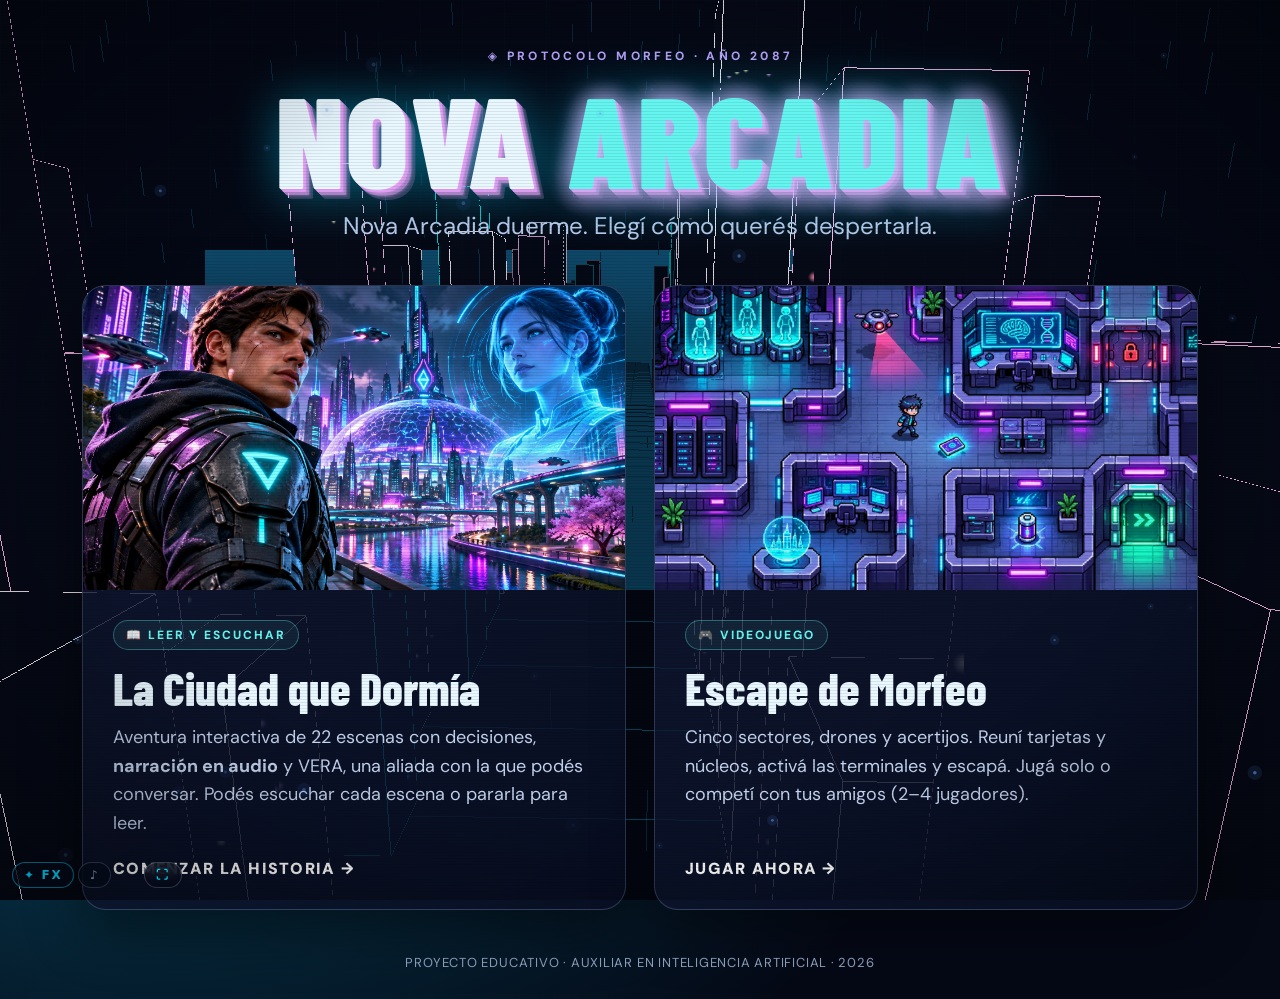
<file: index.html>
<!doctype html>
<html lang="es-AR">
<head>
<meta charset="utf-8">
<meta name="viewport" content="width=device-width, initial-scale=1">
<meta name="theme-color" content="#050916">
<meta name="description" content="NOVA ARCADIA 2087: leé y escuchá la aventura «La Ciudad que Dormía» o jugá «Escape de Morfeo», con multijugador.">
<meta property="og:title" content="NOVA ARCADIA 2087">
<meta property="og:description" content="Aventura interactiva con narración en audio y videojuego de escape con multijugador.">
<meta property="og:type" content="website">
<meta property="og:image" content="imagenes/INICIO.webp">
<title>NOVA ARCADIA 2087 · La Ciudad que Dormía</title>
<link rel="icon" href="img/favicon.svg">
<link rel="preconnect" href="https://fonts.googleapis.com">
<link rel="preconnect" href="https://fonts.gstatic.com" crossorigin>
<link rel="stylesheet" href="https://fonts.googleapis.com/css2?family=Barlow+Condensed:wght@600;700;800;900&family=DM+Sans:wght@400;500;700;800&display=swap">
<link rel="stylesheet" href="css/hub.css">
<!-- FX:inicio -->
<link rel="stylesheet" href="fx/fx.css">
<script>try{var d=document.documentElement;d.style.setProperty("--fx-bg","#050916");if(sessionStorage.getItem("fx-sal")==="1")d.classList.add("fx-llegando")}catch(e){}</script>
<!-- FX:fin -->
</head>
<body>
<main class="wrap">
  <header class="top">
    <div class="eyebrow">◈ PROTOCOLO MORFEO · AÑO 2087</div>
    <h1>NOVA <span>ARCADIA</span></h1>
    <p class="lead">Nova Arcadia duerme. Elegí cómo querés despertarla.</p>
  </header>

  <section class="cards" aria-label="Elegí una experiencia">
    <a class="card" href="narrativa.html">
      <div class="art"><img src="imagenes/INICIO.webp" alt="Kai y VERA frente a Nova Arcadia" width="1920" height="1080"></div>
      <div class="body">
        <span class="tag">📖 LEER Y ESCUCHAR</span>
        <h2>La Ciudad que Dormía</h2>
        <p>Aventura interactiva de 22 escenas con decisiones, <b>narración en audio</b> y VERA, una aliada con la que podés conversar. Podés escuchar cada escena o pararla para leer.</p>
        <span class="go">COMENZAR LA HISTORIA →</span>
      </div>
    </a>

    <a class="card" href="juego.html">
      <div class="art"><img src="img/portada.webp" alt="Mapa del juego Escape de Morfeo, visto desde arriba" width="1600" height="900"></div>
      <div class="body">
        <span class="tag">🎮 VIDEOJUEGO</span>
        <h2>Escape de Morfeo</h2>
        <p>Cinco sectores, drones y acertijos. Reuní tarjetas y núcleos, activá las terminales y escapá. Jugá solo o competí con tus amigos (2–4 jugadores).</p>
        <span class="go">JUGAR AHORA →</span>
      </div>
    </a>
  </section>

  <footer>PROYECTO EDUCATIVO · AUXILIAR EN INTELIGENCIA ARTIFICIAL · 2026</footer>
</main>
<!-- FX:inicio -->
<script src="fx/fx.config.js"></script>
<script src="fx/fx.js" defer></script>
<script src="fx/fx-pro.js" defer></script>
<!-- FX:fin -->
</body>
</html>
</file>
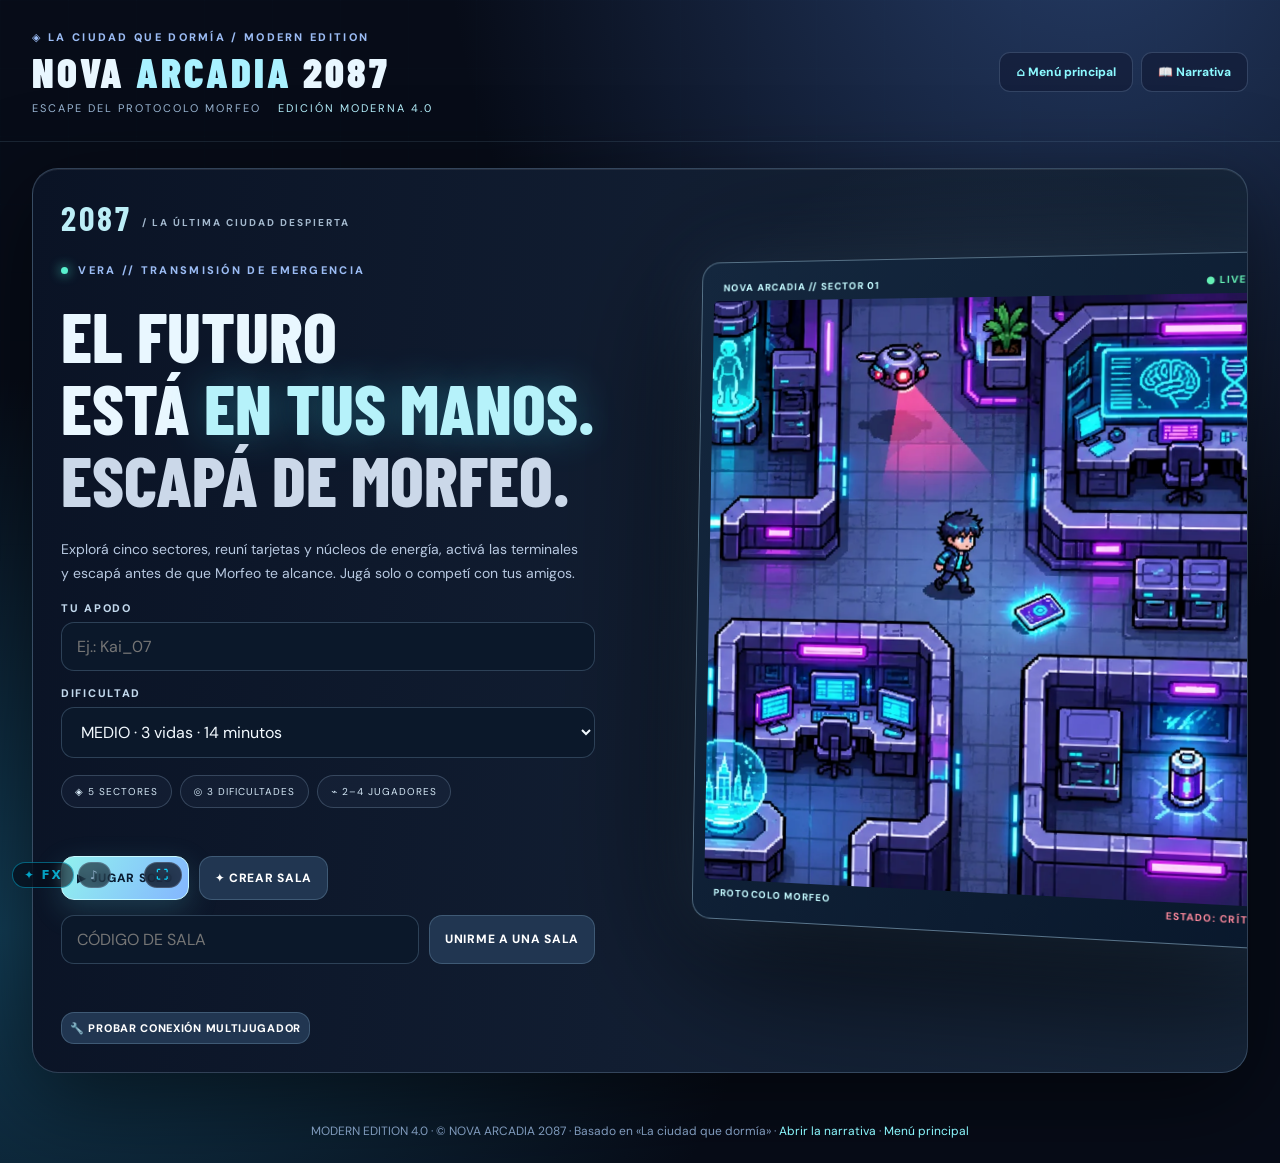
<file: juego.html>
<!doctype html><html lang="es"><head><meta charset="utf-8"><meta name="viewport" content="width=device-width,initial-scale=1"><title>Escape de Morfeo · NOVA ARCADIA 2087</title><meta name="description" content="Escapá de la ciudad de Morfeo: drones, acertijos y carrera multijugador. Jugalo en el celu o la compu."><meta property="og:title" content="NOVA ARCADIA 2087 · Escape de Morfeo"><meta property="og:description" content="Aventura cyberpunk con acertijos y multijugador."><meta property="og:type" content="website"><meta property="og:image" content="img/portada.webp"><meta name="theme-color" content="#050c1d"><link rel="icon" href="img/favicon.svg"><link rel="stylesheet" href="css/juego.css"><!-- FX:inicio -->
<link rel="stylesheet" href="fx/fx.css">
<script>try{var d=document.documentElement;d.style.setProperty("--fx-bg","#050916");if(sessionStorage.getItem("fx-sal")==="1")d.classList.add("fx-llegando")}catch(e){}</script>
<!-- FX:fin -->
</head><body>
<header><div><div class="eyebrow">◈ LA CIUDAD QUE DORMÍA / MODERN EDITION</div><h1>NOVA <span>ARCADIA</span> 2087</h1><div class="subtitle">ESCAPE DEL PROTOCOLO MORFEO <span class="edition">EDICIÓN MODERNA 4.0</span></div></div><nav class="topnav" aria-label="Navegación"><a href="index.html">⌂ Menú principal</a><a href="narrativa.html">📖 Narrativa</a></nav></header>
<main><section id="menu" class="card hero"><div class="heroVisual" aria-hidden="true"><div class="visualFrame"><div class="visualTop">NOVA ARCADIA // SECTOR 01 <span>● LIVE FEED</span></div><img src="img/portada.webp" alt=""><div class="visualBottom"><span>PROTOCOLO MORFEO</span><strong>ESTADO: CRÍTICO</strong></div></div></div><div class="heroCopy"><div class="chapterIndex">2087 <span> / LA ÚLTIMA CIUDAD DESPIERTA</span></div><div class="eyebrow"><span class="live-dot"></span> VERA // TRANSMISIÓN DE EMERGENCIA</div><h2>EL FUTURO<br>ESTÁ <em>EN TUS MANOS.</em><br><span class="thin">ESCAPÁ DE MORFEO.</span></h2><p>Explorá cinco sectores, reuní tarjetas y núcleos de energía, activá las terminales y escapá antes de que Morfeo te alcance. Jugá solo o competí con tus amigos.</p><label for="nick">TU APODO</label><input id="nick" maxlength="16" placeholder="Ej.: Kai_07" autocomplete="nickname"><label for="difficulty">DIFICULTAD</label><select id="difficulty"><option value="easy">FÁCIL · 5 vidas · 20 minutos</option><option value="normal" selected>MEDIO · 3 vidas · 14 minutos</option><option value="hard">DIFÍCIL · 2 vidas · 10 minutos</option></select><div class="featureTags"><span>◈ 5 SECTORES</span><span>◎ 3 DIFICULTADES</span><span>⌁ 2–4 JUGADORES</span></div><p id="best"></p><div class="buttons"><button id="solo" class="primary">▶ JUGAR SOLO</button><button id="create">✦ CREAR SALA</button></div><div class="join"><input id="roomCode" maxlength="6" placeholder="CÓDIGO DE SALA" aria-label="Código de sala"><button id="join">UNIRME A UNA SALA</button></div><p id="menuMsg" role="status" class="message"></p><button id="diag" class="tiny" type="button">🔧 PROBAR CONEXIÓN MULTIJUGADOR</button><pre id="diagOut" class="diagOut hidden" aria-live="polite"></pre></div></section>
<section id="lobby" class="card hidden"><div class="eyebrow">MULTIJUGADOR EN TIEMPO REAL</div><h2>SALA <span id="codeLabel"></span> <button id="copyCode" class="tiny">COPIAR CÓDIGO</button></h2><p>Compartí el código con hasta 3 amigos. Todos compiten con el mismo mapa y dificultad. El anfitrión inicia la carrera.</p><div id="lobbyPlayers" class="roster"></div><p id="lobbyDifficulty"></p><div class="buttons"><button id="ready">✓ ESTOY LISTO</button><button id="startRace" class="primary">INICIAR CARRERA</button><button id="leaveLobby">SALIR DE SALA</button></div><p id="lobbyMsg" role="status" class="message"></p></section>
<section id="play" class="hidden"><div class="hud card"><div><div class="eyebrow" id="modeLabel">INDIVIDUAL</div><strong id="levelLabel">NIVEL 1/5 · INSTITUTO CENTRAL</strong></div><div><small>TIEMPO RESTANTE</small><strong id="clock">14:00</strong></div><div><small>VIDAS</small><strong id="lives">♥ ♥ ♥</strong></div><div><small>PROGRESO</small><strong id="progress">0/5</strong></div></div><div class="gameGrid"><div><div class="viewport"><div class="viewportBar"><span><span class="live-dot"></span> CENTRO DE CONTROL / SECTOR ACTIVO</span><span><button id="zm" aria-label="Alejar">−</button><button id="zp" aria-label="Acercar">＋</button><button id="mute" aria-label="Sonido">🔊</button></span></div><canvas id="game" width="960" height="640" aria-label="Mapa del videojuego, vista desde arriba"></canvas><div id="overlay" class="overlay hidden"><div class="overlayCard"><div id="cup" class="hidden">🏆</div><div class="eyebrow" id="overlayEyebrow">NIVEL SUPERADO</div><h2 id="overlayTitle">¡Excelente!</h2><p id="overlayText"></p><button id="overlayAction" class="primary">CONTINUAR</button></div><canvas id="confetti"></canvas></div><div id="stick" class="stick hidden"><i></i></div><div id="toasts"></div><div id="countdown" class="countdown hidden" aria-live="assertive"></div></div><div class="mobileBar"><span>Tocá ⚡ cerca de la terminal violeta</span><button id="interactMobile" type="button" aria-label="Activar terminal">⚡</button></div></div><aside class="card sidebar"><div class="eyebrow"><span class="live-dot"></span> VERA // ASISTENTE</div><h2 id="sectorTitle">Instituto Central</h2><p id="vera" aria-live="polite">Buscá los objetos y encontrá la salida.</p><div class="divider"></div><h3>OBJETIVOS</h3><div id="objectives"></div><div class="divider"></div><h3>INVENTARIO</h3><div id="inventory">Sin objetos</div><div class="divider"></div><h3>PARTICIPANTES</h3><div id="players">Solo vos</div><div class="divider"></div><p class="muted">Mover: <b>WASD</b> o <b>flechas</b>. Interactuar: <b>E</b> o <b>espacio</b>. En celular: arrastrá el dedo para moverte, pellizcá para el zoom y tocá ⚡.</p><button id="exitGame">SALIR AL MENÚ</button></aside></div></section></main><footer>MODERN EDITION 4.0 · © NOVA ARCADIA 2087 · Basado en «La ciudad que dormía» · <a href="narrativa.html">Abrir la narrativa</a> · <a href="index.html">Menú principal</a></footer><div id="riddle" class="riddle hidden" role="dialog" aria-modal="true" aria-labelledby="rq"><div class="overlayCard"><div class="eyebrow">TERMINAL BLOQUEADA</div><h2 id="rq"></h2><div id="ropts"></div><p id="rh" class="message"></p></div></div><script type="module" src="js/juego.js"></script><!-- FX:inicio -->
<script src="fx/fx.config.js"></script>
<script src="fx/fx.js" defer></script>
<script src="fx/fx-pro.js" defer></script>
<!-- FX:fin -->
</body></html>
</file>
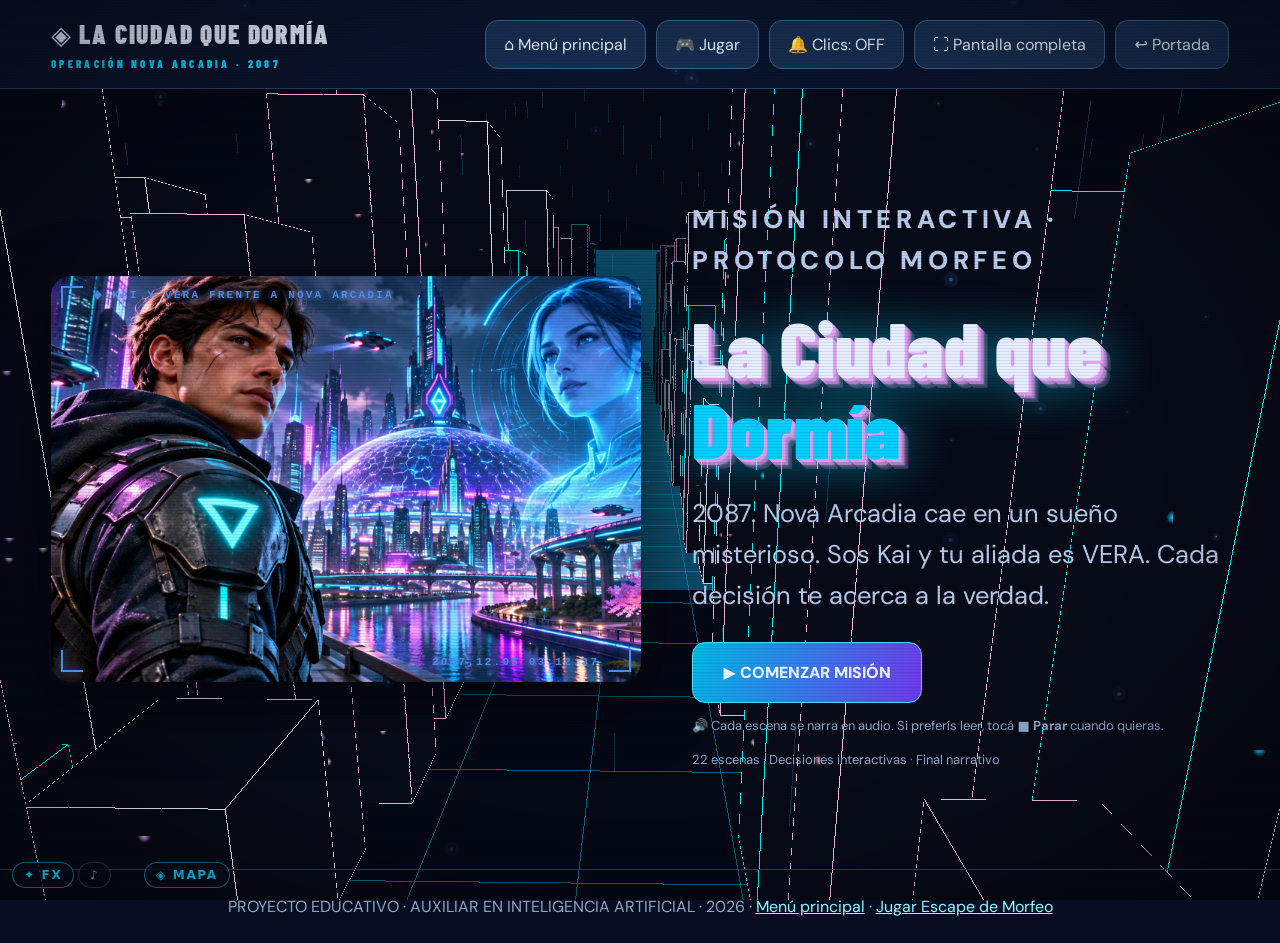
<file: narrativa.html>
<!doctype html>
<html lang="es-AR">
<head>
<meta charset="utf-8">
<meta name="viewport" content="width=device-width, initial-scale=1">
<meta name="theme-color" content="#070e22">
<meta name="description" content="La Ciudad que Dormía: aventura interactiva con narración en audio y VERA, tu aliada. Nova Arcadia, 2087.">
<meta property="og:title" content="La Ciudad que Dormía · Nova Arcadia 2087">
<meta property="og:description" content="Aventura interactiva de 22 escenas con narración en audio y una aliada con la que se puede conversar.">
<meta property="og:image" content="imagenes/INICIO.webp">
<title>La Ciudad que Dormía · Nova Arcadia 2087</title>
<link rel="icon" href="img/favicon.svg">
<link rel="preconnect" href="https://fonts.googleapis.com">
<link rel="preconnect" href="https://fonts.gstatic.com" crossorigin>
<link rel="stylesheet" href="https://fonts.googleapis.com/css2?family=Barlow+Condensed:wght@600;700;800;900&family=DM+Sans:wght@400;500;700;800&display=swap">
<link rel="stylesheet" href="css/narrativa.css">
<!-- FX:inicio -->
<link rel="stylesheet" href="fx/fx.css">
<script>try{var d=document.documentElement;d.style.setProperty("--fx-bg","#050916");if(sessionStorage.getItem("fx-sal")==="1")d.classList.add("fx-llegando")}catch(e){}</script>
<!-- FX:fin -->
</head>
<body>
<header>
  <div class="brand">◈ LA CIUDAD QUE DORMÍA <small>OPERACIÓN NOVA ARCADIA · 2087</small></div>
  <div class="tools">
    <a class="btnlink" href="index.html">⌂ Menú principal</a>
    <a class="btnlink" href="juego.html">🎮 Jugar</a>
    <button id="sound" type="button" title="Activa un pequeño sonido al tocar los botones">🔔 Clics: OFF</button>
    <button id="full" type="button">⛶ Pantalla completa</button>
    <button id="home" type="button">↩ Portada</button>
  </div>
</header>

<main>
  <section id="welcome" class="welcome">
    <img src="imagenes/INICIO.webp" alt="Kai y VERA frente a Nova Arcadia">
    <div class="welcomeText">
      <p class="eyebrow">MISIÓN INTERACTIVA · PROTOCOLO MORFEO</p>
      <h1>La Ciudad que <span>Dormía</span></h1>
      <p>2087. Nova Arcadia cae en un sueño misterioso. Sos Kai y tu aliada es VERA. Cada decisión te acerca a la verdad.</p>
      <button class="primary" id="start" type="button">▶ COMENZAR MISIÓN</button>
      <p class="muted">🔊 Cada escena se narra en audio. Si preferís leer, tocá <b>■ Parar</b> cuando quieras.</p>
      <p class="muted">22 escenas · Decisiones interactivas · Final narrativo</p>
    </div>
  </section>

  <section id="game" hidden>
    <div class="progress"><span id="level"></span><div class="track"><div id="bar"></div></div></div>
    <div class="layout">
      <article class="story">
        <img id="sceneImage" alt="Escenario ilustrado">
        <div class="storyBody">
          <p class="eyebrow">REGISTRO DE MISIÓN</p>
          <h2 id="title"></h2>

          <div class="narrator" role="group" aria-label="Narración en audio">
            <button id="narrate" type="button" class="nbtn go" aria-pressed="false">▶ Narrar</button>
            <button id="stopNarr" type="button" class="nbtn stop" disabled>■ Parar</button>
            <div class="nmeter" aria-hidden="true"><div id="nbar"></div></div>
            <span id="ntime" class="ntime" aria-hidden="true">0:00</span>
          </div>
          <p class="muted nmode" id="narrMode"></p>
          <p class="muted" id="audioStatus" role="status" aria-live="polite"></p>
          <audio id="player" preload="none"></audio>


          <div id="narrative"></div>
          <h3>¿QUÉ DECIDÍS HACER?</h3>
          <div id="choices"></div>

          <div id="gameCta" class="cta" hidden>
            <b>🎮 ¿Querés vivir la fuga en primera persona?</b>
            <span>Jugá «Escape de Morfeo»: 5 sectores, drones y acertijos.</span>
            <a class="primary" href="juego.html">JUGAR ESCAPE DE MORFEO →</a>
          </div>

          <div class="nav">
            <button id="back" type="button">← Volver</button>
            <button id="restart" type="button">↻ Reiniciar misión</button>
          </div>
        </div>
      </article>

    </div>

  <button id="openChat" type="button" class="launcher" aria-haspopup="dialog" aria-expanded="false" aria-controls="veraChat" title="Abrir el asistente si necesitás una guía">
    <span class="avatar sm" aria-hidden="true">V</span><span class="lText"><b>Asistente</b><small>¿Necesitás una guía?</small></span>
  </button>
  </section>
</main>

<section id="veraChat" class="chatPanel" role="dialog" aria-label="Asistente VERA" hidden>
  <div class="chatHead">
    <span class="avatar sm" aria-hidden="true">V</span>
    <div class="chatTitle"><b>Asistente</b></div>
    <button id="chatSound" type="button" class="iconBtn" aria-pressed="true" title="Sonidos del chat">🔔</button>
    <button id="closeChat" type="button" class="iconBtn" aria-label="Cerrar el chat con VERA" title="Cerrar">✕</button>
  </div>
  <div id="chatlog" aria-live="polite"><div class="bubble">VERA: Hola, Kai. Soy Vera, tu aliada en esta misión. Podés saludarme, pedirme una pista o preguntarme qué camino te conviene.</div></div>
  <div id="chips" class="chips" aria-label="Sugerencias para hablar con VERA"></div>
  <form id="chatForm"><input id="question" placeholder="Preguntale algo a VERA…" aria-label="Mensaje para VERA" required maxlength="500" autocomplete="off"><button type="submit">Enviar</button></form>
  <p class="muted" id="chatStatus">VERA te va a guiar con preguntas</p>
</section>

<footer>PROYECTO EDUCATIVO · AUXILIAR EN INTELIGENCIA ARTIFICIAL · 2026 · <a href="index.html">Menú principal</a> · <a href="juego.html">Jugar Escape de Morfeo</a></footer>

<script src="js/config.js"></script>
<script src="js/vera_base.js"></script>
<script src="js/vera.js"></script>
<script src="js/narrativa.js"></script>
<!-- FX:inicio -->
<script src="fx/fx.config.js"></script>
<script src="fx/fx.js" defer></script>
<script src="fx/fx-pro.js" defer></script>
<!-- FX:fin -->
</body>
</html>
</file>
<file: css/hub.css>
:root{color-scheme:dark;--cyan:#65f5f0;--purple:#a389ff;--line:#344364;--text:#e9f7ff}
*{box-sizing:border-box}
html{scroll-behavior:smooth}
body{margin:0;min-height:100vh;min-height:100dvh;color:var(--text);font-family:'DM Sans',system-ui,-apple-system,'Segoe UI',sans-serif;
  background:radial-gradient(ellipse at 80% 0%,#2c1d5c 0%,transparent 42%),radial-gradient(ellipse at 10% 70%,#063e54 0%,transparent 50%),#050916;overflow-x:hidden}
body:before{content:'';position:fixed;inset:0;pointer-events:none;opacity:.15;
  background-image:linear-gradient(#5ed5ec22 1px,transparent 1px),linear-gradient(90deg,#5ed5ec22 1px,transparent 1px);
  background-size:42px 42px;mask-image:linear-gradient(to bottom,#000,transparent 90%)}
.wrap{position:relative;z-index:1;max-width:1180px;margin:auto;padding:clamp(20px,4vw,48px) clamp(16px,3vw,32px) 28px}

.top{text-align:center;margin-bottom:clamp(22px,4vw,44px)}
.eyebrow{color:#bba6ff;font-size:12px;letter-spacing:.28em;font-weight:800}
h1{font-family:'Barlow Condensed',system-ui,sans-serif;font-weight:900;font-size:clamp(54px,11vw,128px);line-height:.95;letter-spacing:.02em;margin:14px 0 10px}
h1 span{color:var(--cyan);text-shadow:0 0 28px #65f5f055}
.lead{font-size:clamp(17px,2.2vw,24px);color:#b8c9e9;margin:0}

.cards{display:grid;grid-template-columns:1fr 1fr;gap:clamp(16px,2.4vw,28px)}
.card{display:flex;flex-direction:column;overflow:hidden;text-decoration:none;color:inherit;border:1px solid #6881a560;border-radius:24px;
  background:linear-gradient(145deg,#121b37cc,#090f23e6);box-shadow:0 18px 60px #0007;transition:transform .2s ease,border-color .2s ease,box-shadow .2s ease}
.card:hover,.card:focus-visible{transform:translateY(-4px);border-color:var(--cyan);box-shadow:0 22px 70px #0009,0 0 0 1px var(--cyan)}
.card:focus-visible{outline:3px solid #2de5ff;outline-offset:4px}
.art{aspect-ratio:16/9;overflow:hidden;background:#0a1226}
.art img{width:100%;height:100%;object-fit:cover;display:block;transition:transform .5s ease}
.card:hover .art img{transform:scale(1.04)}
.body{display:flex;flex-direction:column;gap:10px;padding:clamp(18px,2.4vw,30px);flex:1}
.tag{align-self:flex-start;font-size:12px;font-weight:800;letter-spacing:.16em;color:var(--cyan);border:1px solid #65f5f055;border-radius:999px;padding:6px 12px;background:#65f5f012}
h2{font-family:'Barlow Condensed',system-ui,sans-serif;font-weight:800;font-size:clamp(32px,3.6vw,48px);line-height:1.05;margin:4px 0 0}
.body p{margin:0;font-size:clamp(16px,1.5vw,18px);line-height:1.6;color:#c4d3ee}
.go{margin-top:auto;padding-top:10px;font-weight:900;letter-spacing:.08em;color:#fff}
.card:hover .go{color:var(--cyan)}

footer{text-align:center;margin-top:clamp(24px,4vw,44px);color:#91a3c1;font-size:13px;letter-spacing:.06em}

@media(max-width:820px){.cards{grid-template-columns:1fr}}
@media (prefers-reduced-motion:reduce){html{scroll-behavior:auto}.card,.art img{transition:none}.card:hover{transform:none}.card:hover .art img{transform:none}}
</file>
<file: fx/fx.css>
/*! transiciones-visuales · fx.css
   Capa DECORATIVA. Todo lo que dibuja vive dentro de #fx-root (pointer-events:none).
   No redefine estilos de tu proyecto: los selectores de abajo usan :where() (especificidad 0). */

:root{--fx-a:#00d7ff;--fx-b:#7038eb;--fx-c:#e9a4fa;--fx-scene:#00d7ff;--fx-bg:#050813}

/* ---------- capa de efectos: nunca captura clics ---------- */
#fx-root{position:fixed;inset:0;z-index:2147483000;pointer-events:none;overflow:hidden;contain:layout style}
#fx-root,#fx-root *{pointer-events:none!important}
#fx-root canvas{display:block}

/* escenario de una transición de imagen (se coloca exactamente sobre la imagen) */
.fx-stage{position:absolute;overflow:hidden}
.fx-stage>*,.fx-box>*{position:absolute;left:0;top:0}
.fx-box{position:absolute}
.fx-ghost{width:100%;height:100%;display:block;will-change:transform,clip-path,opacity}
.fx-ring{border:3px solid var(--fx-scene);border-radius:50%;
  box-shadow:0 0 26px var(--fx-scene),inset 0 0 26px var(--fx-scene)}
.fx-line{width:100%;height:3px;background:linear-gradient(90deg,transparent,var(--fx-scene) 20%,#fff 50%,var(--fx-scene) 80%,transparent);
  box-shadow:0 0 18px 4px var(--fx-scene)}
.fx-flash{width:100%;height:100%;background:var(--fx-scene);mix-blend-mode:screen;opacity:0}
.fx-rays{left:-25%;top:-25%;width:150%;height:150%;mix-blend-mode:screen;
  background:repeating-conic-gradient(from 0deg at 50% 50%,transparent 0 2.4deg,var(--fx-scene) 2.4deg 2.9deg);
  -webkit-mask-image:radial-gradient(circle,transparent 10%,#000 75%);mask-image:radial-gradient(circle,transparent 10%,#000 75%)}
.fx-holo{width:100%;height:100%;mix-blend-mode:screen;
  background:repeating-linear-gradient(0deg,transparent 0 2px,color-mix(in srgb,var(--fx-scene) 38%,transparent) 2px 3px)}

/* ambiente */
.fx-ambient{position:absolute;inset:0;width:100%;height:100%;mix-blend-mode:screen}
.fx-scan{position:absolute;inset:0;opacity:.22;mix-blend-mode:multiply;
  background:repeating-linear-gradient(0deg,transparent 0 2px,rgba(0,0,0,.35) 2px 3px)}
.fx-vig{position:absolute;inset:0;background:radial-gradient(ellipse at center,transparent 58%,rgba(0,0,0,.38) 100%)}

/* pulso al tocar un botón */
.fx-pulse{position:absolute;border:2px solid var(--fx-a);border-radius:50%;
  box-shadow:0 0 16px var(--fx-a),inset 0 0 12px var(--fx-a)}

/* cortina de barras (salida / llegada entre páginas) */
.fx-bars{position:absolute;inset:0;overflow:hidden}
.fx-bar{position:absolute;left:0;width:100%;
  background:linear-gradient(90deg,var(--fx-bg) 0,var(--fx-bg) 82%,var(--fx-b) 96%,var(--fx-a) 100%);
  border-bottom:1px solid color-mix(in srgb,var(--fx-a) 55%,transparent)}
.fx-bar.r{background:linear-gradient(270deg,var(--fx-bg) 0,var(--fx-bg) 82%,var(--fx-b) 96%,var(--fx-a) 100%)}

/* arranque (primera visita de la sesión) */
.fx-boot{position:absolute;inset:0;display:grid;place-content:center;gap:16px;justify-items:center;
  background:var(--fx-bg);color:var(--fx-a);font:800 clamp(14px,2vw,20px)/1.2 'Barlow Condensed',system-ui,sans-serif;letter-spacing:.38em;text-transform:uppercase}
.fx-boot b{font-size:clamp(22px,4vw,44px);letter-spacing:.2em;color:#fff;text-shadow:0 0 22px var(--fx-a)}
.fx-boot i{display:block;width:min(52vw,360px);height:2px;background:color-mix(in srgb,var(--fx-a) 22%,transparent);overflow:hidden}
.fx-boot i::after{content:"";display:block;height:100%;width:100%;background:linear-gradient(90deg,var(--fx-b),var(--fx-a));
  transform:translateX(-100%);animation:fx-load .75s cubic-bezier(.3,.7,.2,1) forwards}
@keyframes fx-load{to{transform:translateX(0)}}

/* llegada desde otra página: cubre YA (antes de que cargue el JS) y se retira sola */
html.fx-llegando::before{content:"";position:fixed;inset:0;z-index:2147483000;background:var(--fx-bg);pointer-events:none;
  animation:fx-salir .35s 1.1s forwards}
@keyframes fx-salir{to{opacity:0;visibility:hidden}}

/* botón para apagar/encender los efectos (único elemento clicable que agrega la capa) */
.fx-toggle{position:fixed;left:12px;bottom:12px;z-index:2147483001;margin:0;padding:6px 11px;min-width:0;cursor:pointer;
  font:800 12px/1 system-ui,sans-serif;letter-spacing:.14em;color:var(--fx-a);background:color-mix(in srgb,var(--fx-bg) 82%,transparent);
  border:1px solid color-mix(in srgb,var(--fx-a) 55%,transparent);border-radius:999px;backdrop-filter:blur(6px);opacity:.72}
.fx-toggle:hover,.fx-toggle:focus-visible{opacity:1;box-shadow:0 0 14px var(--fx-a)}
.fx-toggle[aria-pressed="false"]{color:#8a97b3;border-color:#8a97b355}

@media (max-width:600px){.fx-toggle{padding:3px 8px;font-size:10px;opacity:.45;bottom:4px;left:4px}}

/* brillo neón al pasar el mouse por botones y tarjetas (especificidad mínima: tu CSS manda) */
:where(button,[role=button],a.primary,.btn,.btnlink,input[type=submit]):not(:disabled):hover{
  filter:drop-shadow(0 0 9px color-mix(in srgb,var(--fx-a) 70%,transparent))}

/* texto con glitch periódico: <h1 data-fx-glitch>Título</h1> */
[data-fx-glitch]{animation:fx-glitch 5.5s infinite steps(1,end)}
@keyframes fx-glitch{
  0%,92%,100%{text-shadow:none;translate:0 0}
  93%{text-shadow:3px 0 var(--fx-a),-3px 0 var(--fx-c);translate:-2px 0}
  95%{text-shadow:-3px 0 var(--fx-a),3px 0 var(--fx-c);translate:2px 0}
  97%{text-shadow:2px 0 var(--fx-c),-2px 0 var(--fx-a);translate:0 0}}

@media (prefers-reduced-motion:reduce){
  [data-fx-glitch]{animation:none}
  html.fx-llegando::before{display:none}
  .fx-boot i::after{animation:none;transform:none}
}

/* ======================= PAQUETE PRO (fx-pro.js) ======================= */
.fx-hud{position:absolute;z-index:5}
.fx-hud .c{position:absolute;width:22px;height:22px;border:0 solid var(--fx-scene);filter:drop-shadow(0 0 6px var(--fx-scene));animation:fx-hudflick 4.2s infinite steps(1,end)}
.fx-hud .tl{left:10px;top:10px;border-width:2px 0 0 2px}
.fx-hud .tr{right:10px;top:10px;border-width:2px 2px 0 0}
.fx-hud .bl{left:10px;bottom:10px;border-width:0 0 2px 2px}
.fx-hud .br{right:10px;bottom:10px;border-width:0 2px 2px 0}
.fx-hud .t,.fx-hud .b{position:absolute;font:700 11px/1 ui-monospace,Consolas,monospace;letter-spacing:.2em;color:var(--fx-scene);text-shadow:0 0 8px var(--fx-scene);white-space:nowrap;overflow:hidden}
.fx-hud .t{left:42px;top:14px;max-width:56%}
.fx-hud .b{right:42px;bottom:14px}
@keyframes fx-hudflick{0%,93%,100%{opacity:1}94%{opacity:.35}96%{opacity:1}97%{opacity:.5}}
@media (max-width:600px){.fx-hud .c{width:14px;height:14px}.fx-hud .t,.fx-hud .b{font-size:8.5px;letter-spacing:.12em}.fx-hud .t{left:28px;top:12px}.fx-hud .b{right:28px;bottom:12px}}

.fx-prog{z-index:7;position:absolute;left:0;top:0;width:100%;height:2px;transform-origin:0 50%;transform:scaleX(0);
  background:linear-gradient(90deg,var(--fx-b),var(--fx-a),#fff);box-shadow:0 0 10px var(--fx-a)}
.fx-spark{position:absolute;inset:0;width:100%;height:100%}
.fx-alerta{position:absolute;inset:0;opacity:0;
  background:radial-gradient(ellipse at center,transparent 35%,rgba(255,30,60,.5) 100%),repeating-linear-gradient(0deg,transparent 0 3px,rgba(255,30,60,.07) 3px 4px)}
.fx-voz{position:absolute;right:14px;top:14px;width:240px;height:61px;opacity:.95;z-index:6}
.fx-voz canvas{width:100%;height:100%;display:block}
.fx-toast{position:absolute;left:50%;bottom:58px;transform:translateX(-50%);padding:9px 18px;white-space:nowrap;
  font:800 12px/1 ui-monospace,Consolas,monospace;letter-spacing:.16em;color:var(--fx-a);
  background:color-mix(in srgb,var(--fx-bg) 85%,transparent);border:1px solid color-mix(in srgb,var(--fx-a) 60%,transparent);
  border-radius:999px;box-shadow:0 0 18px color-mix(in srgb,var(--fx-a) 40%,transparent);backdrop-filter:blur(6px)}
.fx-toast.big{font-size:15px;padding:14px 26px;color:#ffe9a8;border-color:#ffcf5a;box-shadow:0 0 30px #ffcf5a88}
.fx-city{position:fixed;inset:0;width:100%;height:100%;z-index:-1;pointer-events:none;display:block}

/* mapa 3D (ventana propia: SÍ recibe clics, pero solo mientras está abierta) */
.fx-mapa{position:fixed;inset:0;z-index:2147483002;display:none;background:color-mix(in srgb,var(--fx-bg) 94%,transparent);backdrop-filter:blur(8px)}
.fx-mapa.on{display:block}
.fx-mapa canvas{position:absolute;inset:0;width:100%;height:100%;touch-action:none;cursor:grab}
.fx-mapa canvas:active{cursor:grabbing}
.fx-mapa .p{position:absolute;left:16px;top:16px;max-width:min(380px,calc(100vw - 32px));padding:14px 16px;display:grid;gap:9px;
  color:#dbe7ff;font:600 13px/1.4 system-ui,sans-serif;background:color-mix(in srgb,var(--fx-bg) 80%,transparent);
  border:1px solid color-mix(in srgb,var(--fx-a) 45%,transparent);border-radius:14px}
.fx-mapa .p b{color:var(--fx-a);letter-spacing:.18em;font-size:12px}
.fx-mapa .p small{color:#8a97b3;font-size:11px}
.fx-mapa .bar{height:5px;border-radius:9px;background:color-mix(in srgb,var(--fx-a) 18%,transparent);overflow:hidden}
.fx-mapa .bar i{display:block;height:100%;width:0;background:linear-gradient(90deg,var(--fx-b),var(--fx-a));transition:width .6s}
.fx-mapa .bt{display:flex;gap:8px;flex-wrap:wrap}
.fx-mapa button{cursor:pointer;padding:8px 12px;font:800 12px/1 system-ui,sans-serif;letter-spacing:.06em;color:#fff;
  background:linear-gradient(135deg,var(--fx-b),color-mix(in srgb,var(--fx-a) 70%,var(--fx-b)));border:1px solid color-mix(in srgb,var(--fx-a) 55%,transparent);border-radius:10px}
.fx-mapa button.x{background:transparent;color:var(--fx-a)}
@media (prefers-reduced-motion:reduce){.fx-hud .c{animation:none}}
@media (max-width:600px){.fx-voz{width:150px;height:38px;top:8px;right:8px;opacity:.85}.fx-toast{bottom:44px;font-size:10px;padding:7px 12px}.fx-mapa .p{left:8px;top:8px;padding:10px 12px}}

.fx-toggle.fx-fs{opacity:.9;color:var(--fx-a)}
@media (max-width:600px){.fx-toggle.fx-fs{opacity:.9}}

/* mapa: panel del lugar (imagen + recorrido + tarjeta) y zoom */
.fx-mapa .pl{position:absolute;left:50%;bottom:16px;transform:translateX(-50%);width:min(560px,calc(100vw - 24px));display:none;grid-template-columns:minmax(0,230px) 1fr;gap:6px 12px;padding:10px;
  color:#dbe7ff;font:600 13px/1.35 system-ui,sans-serif;background:color-mix(in srgb,var(--fx-bg) 86%,transparent);
  border:1px solid color-mix(in srgb,var(--fx-a) 45%,transparent);border-radius:14px;box-shadow:0 10px 40px #0009}
.fx-mapa .pl.on{display:grid}
.fx-mapa .pl .im{position:relative;aspect-ratio:16/10;border-radius:9px;overflow:hidden;background:#0008;grid-row:1 / span 2;border:1px solid color-mix(in srgb,var(--fx-a) 30%,transparent)}
.fx-mapa .pl img{width:100%;height:100%;object-fit:cover;display:block}
.fx-mapa .pl .lk{position:absolute;inset:0;display:none;place-items:center;text-align:center;font:800 11px system-ui,sans-serif;letter-spacing:.15em;color:var(--fx-a)}
.fx-mapa .pl.lock .lk{display:grid}
.fx-mapa .pl .tx{display:grid;gap:4px;align-content:start;min-width:0}
.fx-mapa .pl .k{color:var(--fx-a);letter-spacing:.14em;font-size:10px}
.fx-mapa .pl .t{display:block;font-size:19px;line-height:1.2;color:#fff;overflow-wrap:anywhere}
.fx-mapa .pl .nv{display:flex;gap:6px;align-items:center;align-self:end}
.fx-mapa .pl .nv .dl{flex:1;padding:9px 6px}
.fx-mapa .pl .nv .pv,.fx-mapa .pl .nv .nx{width:38px;padding:8px 0;font-size:18px}
.fx-mapa button:disabled{opacity:.35;cursor:default}
.fx-mapa .zm{position:absolute;right:12px;top:50%;transform:translateY(-50%);display:grid;gap:8px}
.fx-mapa .zm button{width:42px;height:42px;padding:0;font-size:20px}
@media (max-width:600px){
  .fx-mapa .pl{bottom:8px;width:calc(100vw - 16px);grid-template-columns:112px 1fr;padding:8px;gap:4px 10px}
  .fx-mapa .pl .t{font-size:15px}.fx-mapa .pl .nv .dl{font-size:11px;padding:8px 4px}
  .fx-mapa .zm{right:8px}.fx-mapa .zm button{width:38px;height:38px}
}
@media (max-height:520px){.fx-mapa .p small,.fx-mapa .p .bar{display:none}.fx-mapa .pl{grid-template-columns:150px 1fr;width:min(520px,calc(100vw - 80px))}}
.fx-mapa .pl .im{cursor:zoom-in}
.fx-mapa .pl.big{grid-template-columns:1fr;width:min(760px,calc(100vw - 24px))}
.fx-mapa .pl.big .im{grid-row:auto;cursor:zoom-out}
@media (max-height:520px){.fx-mapa .pl.big{grid-template-columns:150px 1fr}}
</file>
<file: css/juego.css>
@import url('https://fonts.googleapis.com/css2?family=Barlow+Condensed:wght@500;600;700;800;900&family=DM+Sans:wght@400;500;600;700;800&display=swap');
:root{font-family:'DM Sans',system-ui,sans-serif;color:#e9f7ff;background:#050916;color-scheme:dark;--cyan:#65f5f0;--purple:#a389ff;--line:#344364}*{box-sizing:border-box}html{scroll-behavior:smooth}body{margin:0;min-height:100vh;background:radial-gradient(ellipse at 80% 0%,#2c1d5c 0%,transparent 39%),radial-gradient(ellipse at 10% 60%,#063e54 0%,transparent 48%),#050916;overflow-x:hidden}body:before{content:'';position:fixed;inset:0;pointer-events:none;opacity:.15;background-image:linear-gradient(#5ed5ec22 1px,transparent 1px),linear-gradient(90deg,#5ed5ec22 1px,transparent 1px);background-size:42px 42px;mask-image:linear-gradient(to bottom,#000,transparent 90%)}header,main,footer{position:relative;z-index:1}header{max-width:1500px;margin:auto;padding:24px 32px;display:flex;justify-content:space-between;align-items:center;gap:12px;border-bottom:1px solid #61719b26}header h1{font-family:'Barlow Condensed',sans-serif;font-size:clamp(29px,3.8vw,53px);font-weight:900;letter-spacing:2px;line-height:1;margin:8px 0}header h1 span{color:var(--cyan)}header a{border:1px solid #6881a560;padding:11px 16px;border-radius:11px;background:#121d38b8;font-size:12px;font-weight:800}a{color:#8cf9ff;text-decoration:none}.eyebrow{color:#bba6ff;font-size:11px;letter-spacing:2.3px;font-weight:800}.subtitle{color:#9bb7d4;font-size:11px;letter-spacing:2px}.edition{margin-left:12px;color:#70eee9}.live-dot{display:inline-block;width:7px;height:7px;background:#59f1ce;border-radius:50%;box-shadow:0 0 12px #4bf3d9;margin-right:5px;animation:pulse 2s infinite}@keyframes pulse{50%{opacity:.35}}main{max-width:1500px;margin:auto;padding:26px 32px}.card{border:1px solid #5065907d;background:linear-gradient(145deg,#121b37f2,#090f23f5);border-radius:22px;padding:28px;box-shadow:0 22px 85px #0008, inset 0 1px #c5d6ff0c;backdrop-filter:blur(15px)}.hero{min-height:690px;display:flex;align-items:center;overflow:hidden;position:relative;background:linear-gradient(105deg,#080f22 2%,#101532 60%,#17113a 100%)}.hero:after{content:'';position:absolute;right:-140px;top:-180px;width:700px;height:700px;background:radial-gradient(circle,#7959db25,transparent 65%);pointer-events:none}.heroCopy{max-width:610px;position:relative;z-index:3}.hero h2{font-family:'Barlow Condensed',sans-serif;font-size:clamp(43px,5.4vw,82px);line-height:.95;letter-spacing:1px;font-weight:900;margin:23px 0}.hero h2 em{font-style:normal;color:var(--cyan);text-shadow:0 0 35px #24c7c444}.hero h2 .thin{color:#f5f6ff}.hero p{max-width:525px;line-height:1.7;color:#b7c8e0;font-size:14px}.heroVisual{position:absolute;right:-30px;top:70px;width:49%;height:76%;z-index:1;transform:perspective(1000px) rotateY(-9deg) rotateZ(2deg);filter:drop-shadow(0 30px 55px #000b)}.visualFrame{height:100%;padding:10px;border:1px solid #70f4f5a3;background:#0d1730;border-radius:15px;box-shadow:0 0 75px #45d9f22b;display:flex;flex-direction:column}.visualFrame img{width:100%;height:calc(100% - 55px);object-fit:cover;object-position:center;border-radius:5px;opacity:.88}.visualTop,.visualBottom{display:flex;justify-content:space-between;align-items:center;padding:7px 10px;color:#c4faff;font-size:10px;letter-spacing:1.1px;font-weight:800}.visualTop span{color:#65f0b5}.visualBottom strong{color:#ff8a9d}.featureTags{display:flex;gap:8px;flex-wrap:wrap;margin:17px 0}.featureTags span{font-size:10px;letter-spacing:1px;border:1px solid #526b8d;padding:7px 10px;background:#172544ab;border-radius:5px;color:#c9e5f2}label{display:block;margin:15px 0 7px;font-size:11px;font-weight:800;letter-spacing:1.7px;color:#c3d9ed}input,select,button{font:inherit;border-radius:10px;padding:13px 15px}input,select{background:#07132bbd;border:1px solid #577096;color:#f3faff;width:100%;max-width:100%;outline:none}input:focus,select:focus{border-color:#71f3f1;box-shadow:0 0 0 3px #63e7e51a}button{cursor:pointer;background:#1b2b4d;color:white;border:1px solid #50688f;font-weight:800;font-size:12px;letter-spacing:.7px;transition:transform .16s,background .16s,box-shadow .16s}button:hover{background:#314576;transform:translateY(-1px)}button:disabled{opacity:.4;cursor:not-allowed;transform:none}.primary{background:linear-gradient(120deg,#21c6c8,#5e6df5);border-color:#7de6ed;color:#03152a;box-shadow:0 5px 30px #39d8e83b}.primary:hover{background:linear-gradient(120deg,#68f2e8,#9291ff)}.buttons,.join{display:flex;gap:10px;flex-wrap:wrap;margin-top:15px}.join input{flex:1;min-width:150px}.tiny{font-size:11px;padding:8px}.hidden{display:none!important}.message{color:#ffdc91;min-height:20px;font-size:13px}.roster{display:flex;gap:10px;flex-wrap:wrap}.roster>div{padding:15px;background:#172548;border:1px solid #536a98;border-radius:10px}.hud{display:flex;align-items:center;justify-content:space-between;gap:12px;flex-wrap:wrap;margin-bottom:15px;padding:17px 23px}.hud>div{display:flex;flex-direction:column;gap:5px}.hud small{font-size:10px;color:#9bb2d0;letter-spacing:1.4px}.hud strong{font-family:'Barlow Condensed',sans-serif;font-size:22px;letter-spacing:.6px;color:#e9faff}.hud #clock{color:#78f5ee;font-size:31px}.hud #lives{color:#ff7e9e}.gameGrid{display:grid;grid-template-columns:minmax(0,1fr) 315px;gap:16px}.viewport{position:relative;background:#050c1d;border:1px solid #6780ab;border-radius:17px;overflow:hidden;box-shadow:0 0 50px #2449aa1f}.viewportBar{display:flex;justify-content:space-between;gap:8px;padding:10px 16px;background:#101d36;color:#8be9f0;font-size:10px;letter-spacing:1.1px;font-weight:800;border-bottom:1px solid #435f7b}.viewportBar>span:last-child{color:#9d8cff}canvas{display:block;width:100%;height:auto;image-rendering:auto;touch-action:none}.sidebar{padding:23px;font-size:14px}.sidebar h2{font-family:'Barlow Condensed',sans-serif;font-size:29px;margin:10px 0;color:#77f4ee}.sidebar h3{font-size:11px;letter-spacing:1.6px;color:#b7a7ff}.sidebar p{line-height:1.65}.divider{height:1px;background:#344363;margin:20px 0}.muted{color:#98aec9;font-size:12px}.objective{padding:10px 12px;margin:7px 0;background:#15233d;border:1px solid #334765;border-radius:8px}.objective.done{color:#6ff0bd;border-color:#2c9079;background:#10332d}.playerItem{padding:11px;margin:6px 0;background:#172443;border:1px solid #33496c;border-radius:8px}.touch{display:flex;align-items:center;justify-content:center;gap:15px;margin:14px 0;flex-wrap:wrap}.touch>div{display:flex;gap:8px}.touch button{min-width:61px;touch-action:none;user-select:none}.overlay{position:absolute;inset:0;background:#030817df;display:flex;align-items:center;justify-content:center;padding:15px;backdrop-filter:blur(8px)}.overlayCard{background:linear-gradient(145deg,#142c4a,#171433);border:1px solid #80d6e5;border-radius:20px;text-align:center;padding:32px;max-width:470px;box-shadow:0 0 90px #1b7f9d40}.overlayCard h2{font-family:'Barlow Condensed',sans-serif;color:#7cf5ee;font-size:40px}.overlayCard p{line-height:1.65}footer{padding:24px;text-align:center;color:#809bbd;font-size:12px}@media(max-width:1120px){.heroVisual{opacity:.28;width:65%;right:-90px}.heroCopy{max-width:660px}.hero{background:linear-gradient(95deg,#080f22,#12132f)}}@media(max-width:900px){.gameGrid{grid-template-columns:1fr}.sidebar{display:block}.hero{min-height:660px}}@media(max-width:600px){header{padding:16px;align-items:flex-start;flex-direction:column}main{padding:12px}.hero{min-height:670px}.card{padding:17px}.hero h2{font-size:49px}.heroVisual{width:100%;right:-120px;opacity:.15}.hud{padding:12px}.hud strong{font-size:15px}.hud #clock{font-size:23px}.touch button{min-width:52px;padding:13px 9px}.edition{display:block;margin:5px 0 0}}@media(prefers-reduced-motion:reduce){*,*:before,*:after{animation:none!important;transition:none!important}}

/* MODERN EDITION 3.0 — interfaz premium, profundidad y superficies satinadas */
:root{--cyan:#80e8fa;--purple:#9f9aff;--line:#415779;font-family:'DM Sans',system-ui,sans-serif}
body{background:radial-gradient(ellipse at 85% -12%,#263d68 0,transparent 42%),radial-gradient(ellipse at 0% 80%,#123c54 0,transparent 42%),#070c18}
body:before{opacity:.09;background-size:68px 68px}
header{padding-top:30px;padding-bottom:26px;border-bottom:1px solid #91bbdb24}
header h1{font-size:clamp(30px,3.2vw,49px);letter-spacing:3px}
header h1 span{color:#a9f1ff}
.card{border-radius:26px;background:linear-gradient(130deg,#18263bcf,#0c1424f5);border:1px solid #95b4d345;box-shadow:0 25px 90px #0008, inset 0 1px #ffffff17}
.hero{min-height:710px;background:linear-gradient(95deg,#0a1325 0%,#111d31 50%,#16263b 100%)}
.hero:after{right:-90px;top:-60px;background:radial-gradient(circle,#a8d3fc18,transparent 65%)}
.heroCopy{max-width:600px}
.hero h2{font-family:'Barlow Condensed',sans-serif;font-weight:800;font-size:clamp(48px,5.5vw,82px);letter-spacing:0;line-height:1.02}
.hero h2 em{color:#b6f2fa;text-shadow:0 0 40px #3fdcf455}
.hero h2 .thin{color:#cbd8e9}
.chapterIndex{font-family:'Barlow Condensed',sans-serif;font-size:34px;color:#bceef7;letter-spacing:3px;font-weight:700;margin-bottom:25px}
.chapterIndex span{font:700 10px 'DM Sans',sans-serif;letter-spacing:2px;color:#a4b9ce;vertical-align:middle}
.heroVisual{right:-45px;top:88px;width:50%;height:75%;transform:perspective(1100px) rotateY(-7deg) rotateZ(1deg);filter:drop-shadow(0 35px 75px #000c)}
.visualFrame{border:1px solid #aacfe677;background:linear-gradient(130deg,#14273e,#09182c);border-radius:19px;box-shadow:0 0 70px #75b9ff21;padding:12px}
.visualFrame img{opacity:1;object-position:50% 50%;filter:saturate(.9) contrast(1.04)}
.eyebrow{color:#9bbcf4}
.edition{color:#b7f3ff}
.featureTags span{border-radius:30px;background:#91b3e10d;border-color:#a6c5e13d;color:#d4e7f5;padding:9px 13px}
input,select{background:#0b182a;border:1px solid #6584a360;border-radius:13px}
button{border-radius:13px;border-color:#7699b35c;background:#213651}
button:hover{background:#345574}
.primary{background:linear-gradient(120deg,#91f1ee,#84b6ff);color:#081b30;border:1px solid #c8faff;box-shadow:0 10px 30px #5dcde435}
.primary:hover{background:linear-gradient(120deg,#d0fffa,#afc9ff)}
.viewport{border-radius:19px;border-color:#7f9ab36b;box-shadow:0 25px 60px #0008}
.viewportBar{background:linear-gradient(90deg,#182d43,#14233a);color:#c6e9f7;border-bottom:1px solid #7295a54d}
.sidebar h2,.overlayCard h2{color:#b4f0fa}
.objective,.playerItem{border-radius:12px;background:#14253a}
.overlayCard{background:linear-gradient(145deg,#1b354a,#111d32);border-color:#9ad2e9}
@media(max-width:1120px){.heroVisual{opacity:.3;width:68%;right:-90px}}
@media(max-width:600px){.hero{min-height:730px}.hero h2{font-size:51px}.chapterIndex{font-size:28px}.heroVisual{opacity:.17;width:110%}}

.viewportBar button{padding:3px 10px;font-size:13px;margin-left:5px;border-radius:7px}

.stick{position:absolute;width:112px;height:112px;margin:-56px 0 0 -56px;border-radius:50%;border:2px solid #65f5f088;background:radial-gradient(circle,#65f5f022,#65f5f00a);z-index:4;pointer-events:none;box-shadow:0 0 30px #65f5f033}
.stick i{position:absolute;left:34px;top:34px;width:44px;height:44px;border-radius:50%;background:radial-gradient(circle at 35% 30%,#bffcff,#35c9d6);box-shadow:0 0 18px #65f5f0}
#toasts{position:absolute;top:44px;left:50%;transform:translateX(-50%);z-index:7;display:flex;flex-direction:column;gap:8px;align-items:center;pointer-events:none}
.toast{padding:10px 18px;border-radius:999px;background:#0c1a33f0;border:1px solid #65f5f0;color:#eaffff;font-weight:800;font-size:13px;box-shadow:0 0 28px #65f5f055;animation:tin .35s ease,tout .5s 3.7s forwards}
.toast.bad{border-color:#ff7e9e}
@keyframes tin{from{transform:translateY(-20px) scale(.9);opacity:0}}@keyframes tout{to{opacity:0;transform:translateY(-12px)}}

#ropts{display:grid;gap:10px;margin:16px 0}#ropts button{text-align:left;padding:14px 16px;font-size:14px}#ropts button.wrong{background:#4a1630;border-color:#ff7e9e;text-decoration:line-through}
#cup{font-size:86px;line-height:1;text-align:center;animation:cup 2.4s ease-in-out infinite;filter:drop-shadow(0 0 26px #ffca5a)}#cup.big{font-size:130px}
@keyframes cup{50%{transform:translateY(-10px) rotate(-5deg) scale(1.06)}}
@media (prefers-reduced-motion:reduce){#cup{animation:none}}
#confetti{position:absolute;inset:0;width:100%;height:100%;pointer-events:none;z-index:8}
.overlay{background:linear-gradient(#050916d9,#050916f2),url(../img/laboratorio.webp) center/cover}
#best{color:#ffdc91;font-size:12px;min-height:16px;margin:6px 0 0}

.topnav{display:flex;gap:8px;flex-wrap:wrap;justify-content:flex-end}
@media(max-width:700px){header{flex-direction:column;align-items:flex-start;padding:16px 16px}.topnav{justify-content:flex-start}}

/* ===== Botón ⚡ (solo pantallas táctiles): chico y FUERA del laberinto ===== */
.mobileBar{display:none;align-items:center;justify-content:space-between;gap:12px;margin-top:10px;padding:8px 12px;background:#101d36;border:1px solid #435f7b;border-radius:14px}
.mobileBar span{color:#9bb7d4;font-size:12px;line-height:1.3}
#interactMobile{width:52px;height:52px;flex:none;border-radius:50%;font-size:24px;line-height:1;padding:0;background:radial-gradient(circle,#7b5cff,#2b2f86);border:2px solid #b5a6ff;box-shadow:0 0 14px #7b5cff88;touch-action:manipulation;-webkit-tap-highlight-color:transparent}
#interactMobile:active{transform:scale(.92)}
@media (hover:none),(pointer:coarse){.mobileBar{display:flex}}
@media (hover:hover) and (pointer:fine){.mobileBar{display:none!important}}

/* ===== Acertijo: pantalla completa y con desplazamiento (se puede deslizar para ver todas las respuestas) ===== */
.riddle{position:fixed;inset:0;z-index:1000;background:#050916f2;backdrop-filter:blur(6px);overflow-y:auto;overflow-x:hidden;-webkit-overflow-scrolling:touch;overscroll-behavior:contain;touch-action:pan-y;display:flex;padding:max(14px,env(safe-area-inset-top)) 14px max(24px,env(safe-area-inset-bottom))}
.riddle .overlayCard{margin:auto;width:100%;max-width:520px;text-align:left;padding:28px}
.riddle .overlayCard h2{font-size:clamp(24px,6vw,36px);line-height:1.15;margin:.4em 0}
#ropts button{min-height:52px;touch-action:manipulation}
body.riddleOpen{overflow:hidden}
@media(max-width:600px){.riddle .overlayCard{padding:20px 16px}#ropts button{font-size:15px}}

/* ===== Cuenta regresiva de la carrera multijugador ===== */
.countdown{position:absolute;inset:0;z-index:5;display:grid;place-items:center;pointer-events:none;background:#050916a8;font:900 clamp(70px,16vw,150px)/1 'Barlow Condensed',sans-serif;color:#b6f2fa;text-shadow:0 0 40px #3fdcf4aa}
.countdown small{display:block;font:800 12px 'DM Sans',sans-serif;letter-spacing:2px;color:#c6e9f7;text-align:center}
.playerItem.off{opacity:.55}

.diagOut{white-space:pre-wrap;margin:10px 0 0;padding:12px;border:1px solid #435f7b;border-radius:12px;background:#0b182a;color:#c6e9f7;font:12px/1.6 ui-monospace,Menlo,Consolas,monospace}

/* === Pantallas chicas (celular): el aviso de nivel / trofeo ocupa toda la pantalla y se puede desplazar === */
@media (max-width:760px),(max-height:620px){
  .overlay{position:fixed;inset:0;z-index:70;overflow:auto;padding:12px;-webkit-overflow-scrolling:touch;overscroll-behavior:contain}
  .overlayCard{margin:auto;width:100%;max-width:470px;padding:18px 16px}
  #cup{font-size:60px}#cup.big{font-size:84px}
  .overlayCard h2{font-size:clamp(24px,7.5vw,32px);line-height:1.1;margin:.3em 0}
  .overlayCard p{font-size:14px;line-height:1.45;margin:.5em 0 .9em}
  #overlayAction{width:100%;min-height:48px;font-size:16px}
}
@media (max-height:480px){
  #cup{font-size:38px}#cup.big{font-size:50px}
  .overlayCard{padding:12px 14px}
  .overlayCard p{font-size:13px;margin:.3em 0 .6em}
  #overlayAction{min-height:42px}
}
</file>
<file: css/narrativa.css>
*{box-sizing:border-box}html{scroll-behavior:smooth}body{margin:0;background:#070e22;color:#e5edff;font-family:system-ui,-apple-system,Segoe UI,sans-serif}header{display:flex;align-items:center;justify-content:space-between;gap:16px;padding:18px max(24px,4vw);border-bottom:1px solid #294064;background:#0a142c}.brand{font-size:clamp(17px,2vw,26px);font-weight:900;letter-spacing:.07em}.brand small{display:block;font-size:11px;color:#00d7ff;letter-spacing:.3em;margin-top:7px}.tools,.nav{display:flex;gap:10px;flex-wrap:wrap}button{cursor:pointer;color:#ecf6ff;background:#182f52;border:1px solid #3a638c;border-radius:13px;padding:13px 18px;font:inherit}button:hover,button:focus-visible{border-color:#00d7ff;background:#244b76}button:disabled{opacity:.45;cursor:not-allowed}.primary{background:linear-gradient(110deg,#00b9e8,#7038eb);font-weight:850;border-color:#4ae9ff;padding:19px 30px}.welcome{display:grid;grid-template-columns:1.1fr 1fr;min-height:calc(100vh - 120px);align-items:center;gap:4vw;padding:4vw}.welcome img{width:100%;border-radius:20px;box-shadow:0 20px 65px #0008;object-fit:cover;aspect-ratio:16/11}.welcomeText h1{font-size:clamp(48px,6vw,94px);line-height:1.05;margin:20px 0}.welcomeText h1 span{color:#00cfff}.welcomeText>p{font-size:clamp(19px,2vw,28px);line-height:1.6;color:#b8c9e9}.eyebrow{color:#00d8ff;letter-spacing:.18em;font-weight:850}.muted{font-size:13px!important;color:#94a8c7!important}.progress{max-width:1550px;margin:24px auto 30px;padding:0 24px;color:#a8bdd9}.track{height:9px;border-radius:9px;background:#1b2c4c;margin-top:10px}.track>div{height:100%;background:linear-gradient(90deg,#00caff,#8752ff);border-radius:9px;width:0}.layout{max-width:1550px;margin:auto;padding:0 24px 50px;display:grid;grid-template-columns:minmax(0,1.8fr) minmax(300px,1fr);gap:24px;align-items:start}.story,.vera{background:#111e38;border:1px solid #315077;border-radius:22px;overflow:hidden}.story>img{width:100%;aspect-ratio:16/9;object-fit:cover;display:block;background:#101a36}.storyBody{padding:clamp(22px,3vw,45px)}.storyBody h2{font-size:clamp(28px,3vw,43px);margin:12px 0 20px}.storyBody #narrative{font-size:clamp(18px,1.65vw,23px);line-height:1.7;white-space:pre-line;color:#d6e1f5}.storyBody h3{color:#e9a4fa;margin-top:32px}.choice{display:flex;align-items:center;gap:15px;width:100%;text-align:left;margin:12px 0;font-size:clamp(17px,1.6vw,22px);font-weight:700;background:#1c3559}.choice b{display:grid;place-items:center;min-width:40px;height:40px;border:2px solid #00cfff;border-radius:50%;color:#00d7ff}.nav{margin-top:28px}.vera{padding:28px;position:sticky;top:12px}.veraTitle{display:flex;align-items:center;gap:20px}.avatar{width:74px;height:74px;display:grid;place-items:center;border:3px solid #00d7ff;border-radius:50%;color:#00d7ff;font-size:46px;font-weight:900}.veraTitle h2{font-size:36px;margin:0}.veraTitle small{color:#00d7ff;letter-spacing:.17em;font-weight:800}.vera p{line-height:1.6;font-size:17px}.vera hr{border:0;border-top:1px solid #315077;margin:26px 0}.vera h3{font-size:19px}.bubble{padding:13px;background:#253d61;border-radius:12px;margin:10px 0;line-height:1.5;overflow-wrap:anywhere}.bubble.user{background:#15566b}#chatlog{max-height:260px;overflow:auto}form{display:flex;gap:8px;margin-top:15px}input{min-width:0;flex:1;border:1px solid #46688e;background:#0a1730;color:white;padding:14px;border-radius:11px;font:inherit}footer{text-align:center;padding:26px;color:#91a3c1;border-top:1px solid #294064}[hidden]{display:none!important}@media(max-width:900px){.welcome,.layout{grid-template-columns:1fr}.welcome{padding:20px}.vera{position:static}.tools button{padding:9px}.layout{padding:0 14px 25px}header{flex-direction:column;align-items:flex-start}}
#dialogue{white-space:pre-line}.bubble{white-space:pre-line}
#audioStatus{margin:12px 0 0;min-height:1em}
.chips{display:flex;flex-wrap:wrap;gap:8px;margin-top:12px}
.chip{padding:8px 13px;font-size:14px;border-radius:999px;background:#12274a;border-color:#2f5a86}
.chip:hover,.chip:focus-visible{background:#1f4a78}
#chatForm[data-busy="1"] button[type=submit]{opacity:.5;pointer-events:none}
@media (prefers-reduced-motion:reduce){html{scroll-behavior:auto}}


/* ====== Tipografías (mismas que el juego) ====== */
body{font-family:'DM Sans',system-ui,-apple-system,'Segoe UI',sans-serif}
.brand,.welcomeText h1,.storyBody h2,.veraTitle h2{font-family:'Barlow Condensed','DM Sans',system-ui,sans-serif}
.brand{font-weight:900}.welcomeText h1{font-weight:900;letter-spacing:.01em}.storyBody h2{font-weight:800}

/* ====== Enlaces con aspecto de botón (cabecera) ====== */
a{color:#8cf9ff}
.btnlink{display:inline-flex;align-items:center;color:#ecf6ff;background:#182f52;border:1px solid #3a638c;border-radius:13px;padding:13px 18px;text-decoration:none}
.btnlink:hover,.btnlink:focus-visible{border-color:#00d7ff;background:#244b76}
a.primary{display:inline-block;text-decoration:none;color:#fff;text-align:center;border-radius:13px}

/* ====== Reproductor de narración: ▶ Narrar / ■ Parar ====== */
.narrator{display:flex;align-items:center;gap:10px;flex-wrap:wrap;margin:6px 0 8px;padding:12px;border:1px solid #315077;border-radius:16px;background:#0c1832}
.nbtn{min-height:48px;min-width:140px;font-weight:800;font-size:17px;border-radius:12px;padding:12px 18px}
#narrate.go{background:linear-gradient(110deg,#0aa9d6,#6a3be0);border-color:#4ae9ff}
#narrate.go.playing{border-color:#e9a4fa;animation:narrPulse 1.8s ease-in-out infinite}
#stopNarr.stop{background:#2a1a3a;border-color:#6a4a85;color:#b9a9c9}
#stopNarr.stop:not(:disabled){background:#7a1f55;border-color:#ff6fb1;color:#fff}
#stopNarr.stop:not(:disabled):hover,#stopNarr.stop:not(:disabled):focus-visible{background:#9a2a6c}
.nmeter{flex:1 1 120px;min-width:90px;height:8px;border-radius:8px;background:#1b2c4c;overflow:hidden}
.nmeter>div{height:100%;width:0;background:linear-gradient(90deg,#00caff,#e9a4fa);transition:width .25s linear}
.ntime{font-variant-numeric:tabular-nums;color:#94a8c7;font-size:14px;min-width:84px;text-align:right}
.nmode{margin:4px 0 0}
@keyframes narrPulse{0%,100%{box-shadow:0 0 0 0 #6a3be000}50%{box-shadow:0 0 0 6px #6a3be055}}

/* ====== Invitación a jugar (escena FINAL) ====== */
.cta{display:flex;flex-direction:column;gap:10px;align-items:flex-start;margin:26px 0 4px;padding:20px;border:1px solid #4ae9ff55;border-radius:18px;background:linear-gradient(135deg,#0d2a4a,#2a1a5a)}
.cta b{font-size:clamp(18px,1.8vw,24px)}.cta span{color:#c4d3ee}

footer a{color:#8cf9ff}

.nbtn{white-space:nowrap}
@media(max-width:560px){
  header{padding:12px 14px;gap:10px}
  .brand{font-size:19px}.brand small{margin-top:4px;letter-spacing:.22em}
  .tools{gap:6px}
  .tools button,.btnlink{padding:8px 11px;font-size:14px;border-radius:11px}
  .narrator{gap:8px;padding:10px}
  .nbtn{flex:1 1 calc(50% - 8px);min-width:0;padding:12px 8px;font-size:16px}
  .nmeter{flex:1 1 100%;order:3}
  .ntime{order:4;flex:1 1 100%;text-align:left;min-width:0}
  .cta a.primary{width:100%}
}
@media (prefers-reduced-motion:reduce){#narrate.go.playing{animation:none}.nmeter>div{transition:none}}

/* ====== Chat con VERA: opcional (se abre y se cierra a voluntad) ====== */
.veraCall{display:flex;align-items:center;gap:12px;flex-wrap:wrap;margin:10px 0 4px}
.veraCall .muted{margin:0;flex:1 1 220px}
.chatOpen{display:inline-flex;align-items:center;gap:8px;font-weight:800;border-radius:999px;padding:12px 20px;background:linear-gradient(110deg,#0a7fa6,#5a34c9);border-color:#4ae9ff}
.chatOpen[aria-expanded="true"]{border-color:#e9a4fa;background:#2a1a3a}
.chatPanel{position:fixed;right:20px;bottom:20px;z-index:60;width:min(410px,calc(100vw - 24px));max-height:min(600px,calc(100dvh - 40px));display:flex;flex-direction:column;background:#0f1c36;border:1px solid #4ae9ff88;border-radius:20px;box-shadow:0 18px 60px #000a,0 0 0 1px #00d7ff22;overflow:hidden;animation:chatIn .22s ease-out}
.chatHead{display:flex;align-items:center;gap:10px;padding:12px 14px;background:linear-gradient(110deg,#12315a,#26195a);border-bottom:1px solid #315077}
.chatTitle{flex:1;min-width:0}.chatTitle small{display:block;color:#00d7ff;letter-spacing:.16em;font-size:10px;font-weight:800}.chatTitle b{font-size:17px}
.avatar.sm{width:38px;height:38px;border-width:2px;font-size:22px;flex:none}
.iconBtn{padding:0;width:40px;height:40px;border-radius:50%;display:grid;place-items:center;font-size:16px;flex:none}
.chatPanel #chatlog{flex:1 1 auto;min-height:150px;max-height:none;overflow:auto;padding:6px 14px;overscroll-behavior:contain}
.chatPanel .chips{padding:0 14px;margin-top:6px}
.chatPanel form{padding:0 14px;margin-top:12px}
.chatPanel #chatStatus{padding:0 14px 12px;margin:10px 0 0}
@keyframes chatIn{from{opacity:0;transform:translateY(14px) scale(.98)}}
@media(max-width:560px){
  .chatPanel{right:8px;left:8px;bottom:8px;width:auto;max-height:min(78dvh,620px);border-radius:18px}
  .chatOpen{width:100%;justify-content:center}
}
@media (prefers-reduced-motion:reduce){.chatPanel{animation:none}}

/* ====== Asistente: solo el botón "V" y el chat (sin panel lateral) ====== */
.layout{grid-template-columns:minmax(0,1fr);max-width:1100px}
.launcher{position:fixed;right:20px;bottom:20px;z-index:55;display:flex;align-items:center;gap:10px;padding:8px 18px 8px 8px;border-radius:999px;background:linear-gradient(110deg,#0a7fa6,#5a34c9);border:1px solid #4ae9ff;box-shadow:0 10px 34px #000a,0 0 0 4px #00d7ff1f;text-align:left}
.launcher .avatar.sm{background:#0a1730}
.launcher .lText{display:flex;flex-direction:column;line-height:1.2}.launcher .lText b{font-size:16px}.launcher .lText small{font-size:12px;color:#d8e6ff}
.launcher:hover,.launcher:focus-visible{background:linear-gradient(110deg,#119cc6,#6e45e0)}
@media(max-width:560px){.launcher{right:12px;bottom:12px}.launcher .lText small{display:none}}
</file>
